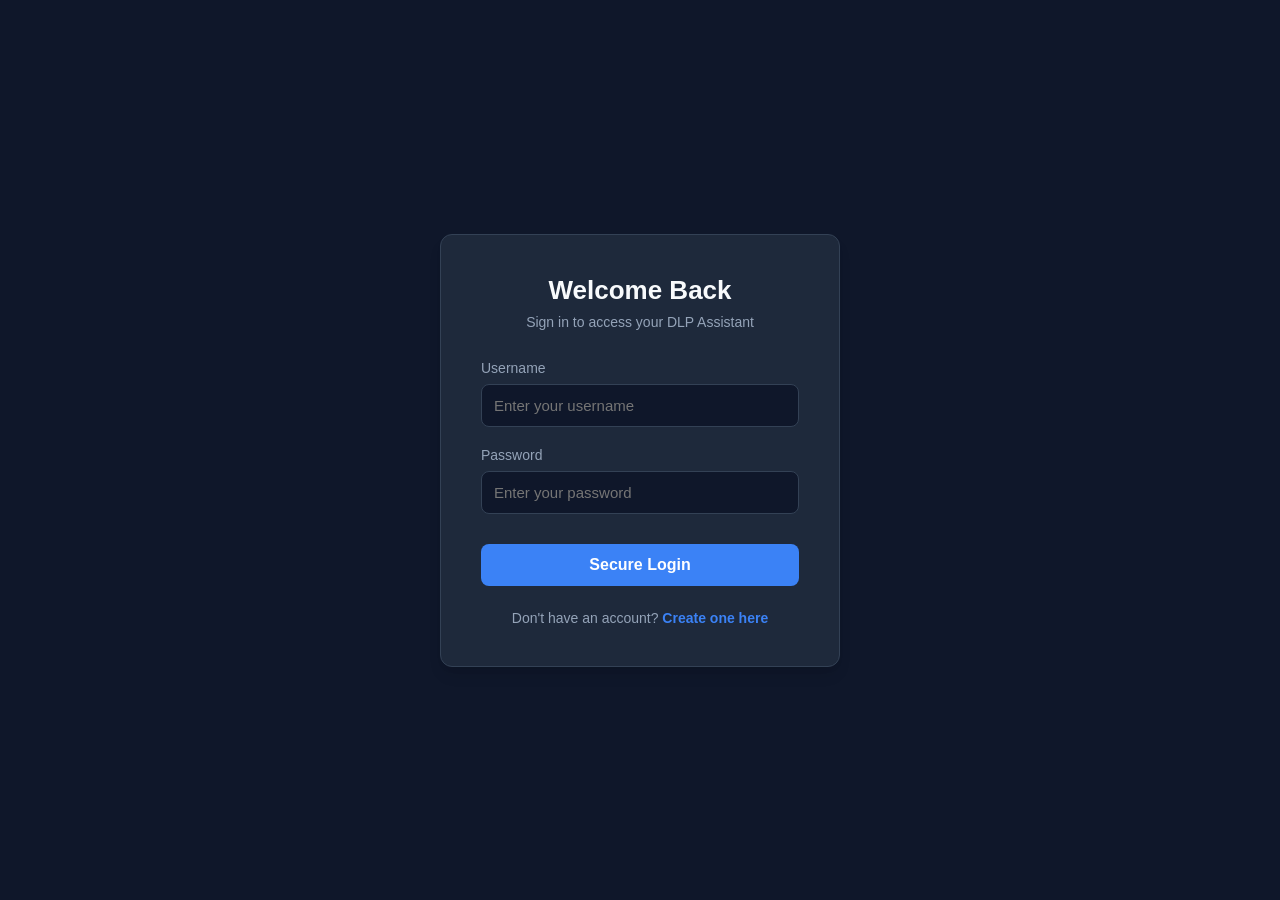
<file: app/templates/login.html>
<!DOCTYPE html>
<html lang="en">
<head>
    <meta charset="UTF-8">
    <meta name="viewport" content="width=device-width, initial-scale=1.0">
    <title>Login - DLP Chatbot</title>
    <style>
        :root {
            /* Default Dark Mode Theme */
            --bg-main: #0f172a; 
            --bg-card: #1e293b;
            --text-primary: #f8fafc;
            --text-secondary: #94a3b8;
            --accent-color: #3b82f6;
            --accent-hover: #2563eb;
            --border-dim: #334155;
        }

        body.light-mode {
            /* Light Mode Theme */
            --bg-main: #f8fafc;
            --bg-card: #ffffff;
            --text-primary: #0f172a;
            --text-secondary: #64748b;
            --border-dim: #e2e8f0;
        }

        body {
            margin: 0;
            padding: 0;
            font-family: 'Inter', -apple-system, BlinkMacSystemFont, "Segoe UI", Roboto, sans-serif;
            background-color: var(--bg-main);
            color: var(--text-primary);
            display: flex;
            justify-content: center;
            align-items: center;
            height: 100vh;
            transition: background-color 0.3s, color 0.3s;
        }

        .auth-card {
            background: var(--bg-card);
            padding: 40px;
            border-radius: 12px;
            box-shadow: 0 10px 15px -3px rgba(0, 0, 0, 0.1), 0 4px 6px -2px rgba(0, 0, 0, 0.05);
            width: 100%;
            max-width: 400px;
            border: 1px solid var(--border-dim);
            box-sizing: border-box;
            margin: 20px;
        }

        .auth-header {
            text-align: center;
            margin-bottom: 30px;
        }

        .auth-header h2 {
            margin: 0;
            font-size: 26px;
            font-weight: 700;
        }

        .auth-header p {
            color: var(--text-secondary);
            font-size: 14px;
            margin-top: 8px;
        }

        .form-group {
            margin-bottom: 20px;
        }

        .form-group label {
            display: block;
            margin-bottom: 8px;
            font-size: 14px;
            font-weight: 500;
            color: var(--text-secondary);
        }

        .form-group input {
            width: 100%;
            padding: 12px;
            background: var(--bg-main);
            border: 1px solid var(--border-dim);
            border-radius: 8px;
            color: var(--text-primary);
            font-size: 15px;
            box-sizing: border-box;
            transition: border-color 0.2s, box-shadow 0.2s;
        }

        .form-group input:focus {
            outline: none;
            border-color: var(--accent-color);
            box-shadow: 0 0 0 3px rgba(59, 130, 246, 0.2);
        }

        .btn-primary {
            width: 100%;
            padding: 12px;
            background: var(--accent-color);
            color: white;
            border: none;
            border-radius: 8px;
            font-size: 16px;
            font-weight: 600;
            cursor: pointer;
            transition: background-color 0.2s;
            margin-top: 10px;
        }

        .btn-primary:hover {
            background: var(--accent-hover);
        }

        .auth-footer {
            text-align: center;
            margin-top: 24px;
            font-size: 14px;
            color: var(--text-secondary);
        }

        .auth-footer a {
            color: var(--accent-color);
            text-decoration: none;
            font-weight: 600;
        }

        .auth-footer a:hover {
            text-decoration: underline;
        }
    </style>
</head>
<body>

    <div class="auth-card">
        <div class="auth-header">
            <h2>Welcome Back</h2>
            <p>Sign in to access your DLP Assistant</p>
        </div>

        <form method="POST">
            <div class="form-group">
                <label for="username">Username</label>
                <input type="text" id="username" name="username" placeholder="Enter your username" required>
            </div>
            
            <div class="form-group">
                <label for="password">Password</label>
                <input type="password" id="password" name="password" placeholder="Enter your password" required>
            </div>

            <button type="submit" class="btn-primary">Secure Login</button>
        </form>

        <div class="auth-footer">
            Don't have an account? <a href="/api/register">Create one here</a>
        </div>
    </div>

    <script>
        if (localStorage.getItem('theme') === 'light') {
            document.body.classList.add('light-mode');
        }
    </script>
</body>
</html>
</file>
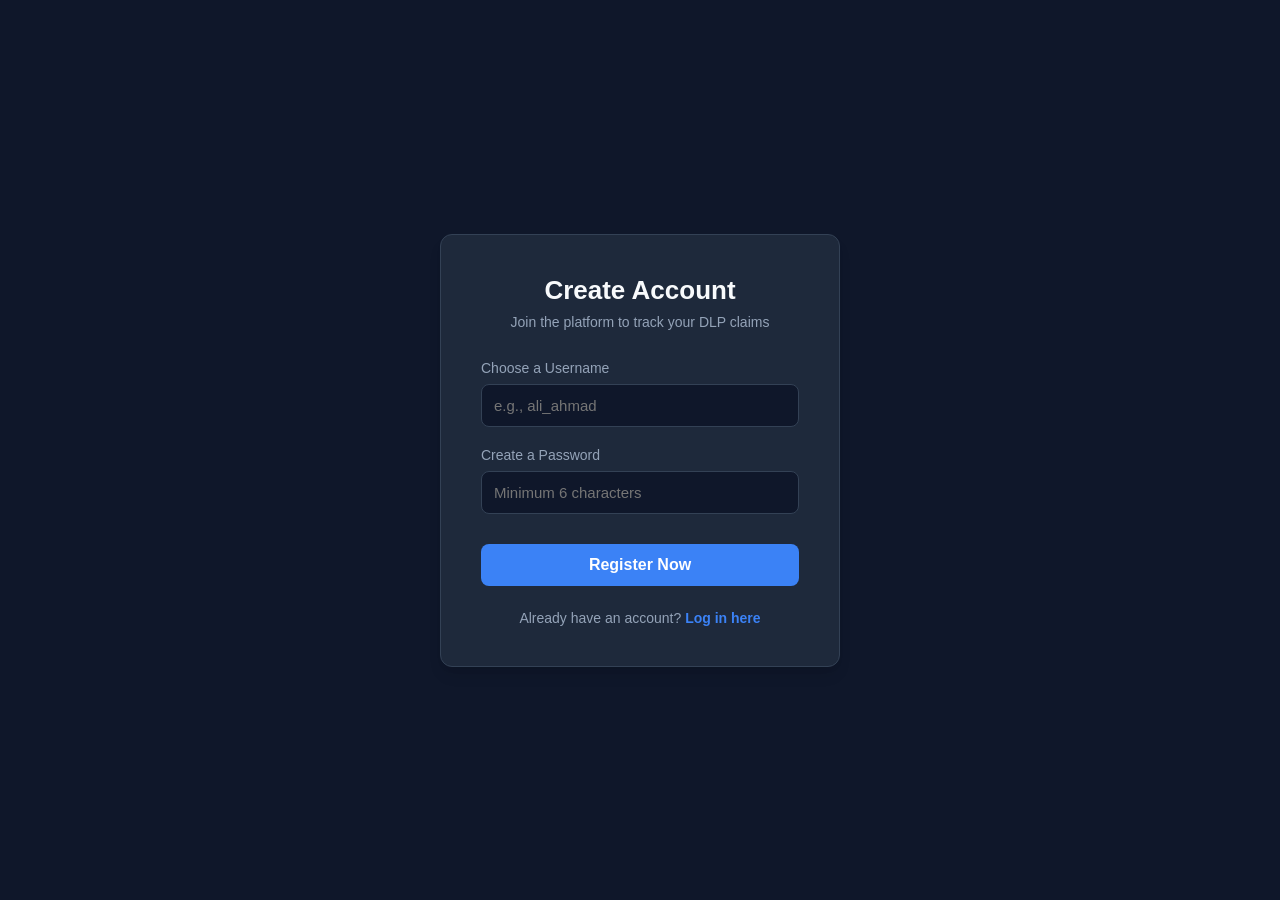
<file: app/templates/register.html>
<!DOCTYPE html>
<html lang="en">
<head>
    <meta charset="UTF-8">
    <meta name="viewport" content="width=device-width, initial-scale=1.0">
    <title>Register - DLP Chatbot</title>
    <style>
        /* Sharing the exact same CSS as the login page for consistency */
        :root {
            --bg-main: #0f172a; 
            --bg-card: #1e293b;
            --text-primary: #f8fafc;
            --text-secondary: #94a3b8;
            --accent-color: #3b82f6;
            --accent-hover: #2563eb;
            --border-dim: #334155;
        }

        body.light-mode {
            --bg-main: #f8fafc;
            --bg-card: #ffffff;
            --text-primary: #0f172a;
            --text-secondary: #64748b;
            --border-dim: #e2e8f0;
        }

        body {
            margin: 0;
            padding: 0;
            font-family: 'Inter', -apple-system, BlinkMacSystemFont, "Segoe UI", Roboto, sans-serif;
            background-color: var(--bg-main);
            color: var(--text-primary);
            display: flex;
            justify-content: center;
            align-items: center;
            height: 100vh;
            transition: background-color 0.3s, color 0.3s;
        }

        .auth-card {
            background: var(--bg-card);
            padding: 40px;
            border-radius: 12px;
            box-shadow: 0 10px 15px -3px rgba(0, 0, 0, 0.1), 0 4px 6px -2px rgba(0, 0, 0, 0.05);
            width: 100%;
            max-width: 400px;
            border: 1px solid var(--border-dim);
            box-sizing: border-box;
            margin: 20px;
        }

        .auth-header {
            text-align: center;
            margin-bottom: 30px;
        }

        .auth-header h2 {
            margin: 0;
            font-size: 26px;
            font-weight: 700;
        }

        .auth-header p {
            color: var(--text-secondary);
            font-size: 14px;
            margin-top: 8px;
        }

        .form-group {
            margin-bottom: 20px;
        }

        .form-group label {
            display: block;
            margin-bottom: 8px;
            font-size: 14px;
            font-weight: 500;
            color: var(--text-secondary);
        }

        .form-group input {
            width: 100%;
            padding: 12px;
            background: var(--bg-main);
            border: 1px solid var(--border-dim);
            border-radius: 8px;
            color: var(--text-primary);
            font-size: 15px;
            box-sizing: border-box;
            transition: border-color 0.2s, box-shadow 0.2s;
        }

        .form-group input:focus {
            outline: none;
            border-color: var(--accent-color);
            box-shadow: 0 0 0 3px rgba(59, 130, 246, 0.2);
        }

        .btn-primary {
            width: 100%;
            padding: 12px;
            background: var(--accent-color);
            color: white;
            border: none;
            border-radius: 8px;
            font-size: 16px;
            font-weight: 600;
            cursor: pointer;
            transition: background-color 0.2s;
            margin-top: 10px;
        }

        .btn-primary:hover {
            background: var(--accent-hover);
        }

        .auth-footer {
            text-align: center;
            margin-top: 24px;
            font-size: 14px;
            color: var(--text-secondary);
        }

        .auth-footer a {
            color: var(--accent-color);
            text-decoration: none;
            font-weight: 600;
        }

        .auth-footer a:hover {
            text-decoration: underline;
        }
    </style>
</head>
<body>

    <div class="auth-card">
        <div class="auth-header">
            <h2>Create Account</h2>
            <p>Join the platform to track your DLP claims</p>
        </div>

        <form method="POST">
            <div class="form-group">
                <label for="username">Choose a Username</label>
                <input type="text" id="username" name="username" placeholder="e.g., ali_ahmad" required>
            </div>
            
            <div class="form-group">
                <label for="password">Create a Password</label>
                <input type="password" id="password" name="password" placeholder="Minimum 6 characters" required>
            </div>

            <button type="submit" class="btn-primary">Register Now</button>
        </form>

        <div class="auth-footer">
            Already have an account? <a href="/api/login">Log in here</a>
        </div>
    </div>

    <script>
        if (localStorage.getItem('theme') === 'light') {
            document.body.classList.add('light-mode');
        }
    </script>
</body>
</html>
</file>
